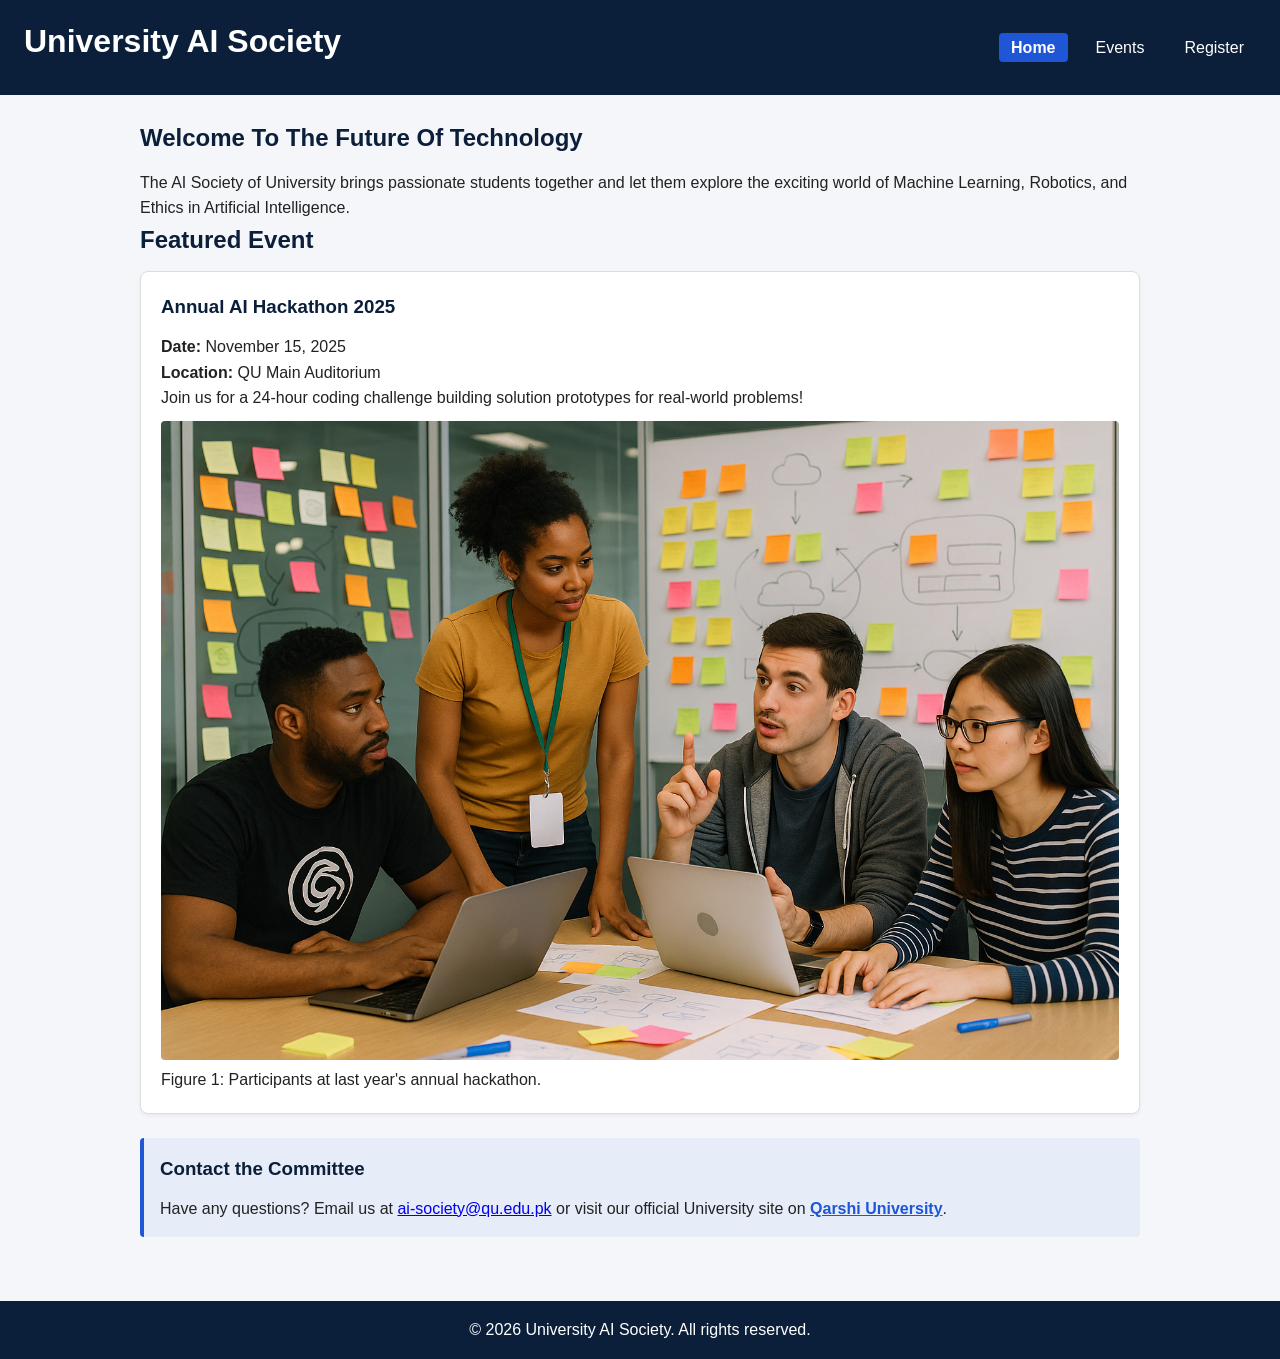
<file: index.html>
<!DOCTYPE html>
<html lang="en">
<head>
  <meta charset="UTF-8">
  <meta name="viewport" content="width=device-width, initial-scale=1.0">
  <title>AI Society Home</title>
  <link rel="stylesheet" href="css/style.css">
</head>
<body>

  <header>
    <h1>University AI Society</h1>
    <nav>
      <ul>
        <li><a href="index.html" class="active">Home</a></li>
        <li><a href="html/events.html">Events</a></li>
        <li><a href="html/register.html">Register</a></li>
      </ul>
    </nav>
  </header>

  <main>
    <section class="hero">
      <h2>Welcome To The Future Of Technology</h2>
      <p>The AI Society of University brings passionate students together and let them explore the exciting world of Machine Learning, Robotics, and Ethics in Artificial Intelligence.</p>
    </section>

    <section class="featured">
      <h2>Featured Event</h2>
      <article class="card">
        <h3>Annual AI Hackathon 2025</h3>
        <p><strong>Date:</strong> <time datetime="2025-11-15">November 15, 2025</time></p>
        <p><strong>Location:</strong> QU Main Auditorium</p>
        <p>Join us for a 24-hour coding challenge building solution prototypes for real-world problems!</p>
        <figure>
          <img src="images/lastteam.webp" alt="Students collaborating around laptops at a hackathon">
          <figcaption>Figure 1: Participants at last year's annual hackathon.</figcaption>
        </figure>
      </article>
    </section>

    <aside>
      <h3>Contact the Committee</h3>
      <p>Have any questions? Email us at <a href="mailto:24l-0005@qu.edu.pk">ai-society@qu.edu.pk</a> or visit our official University site on <a href="https://qu.edu.pk" target="_blank" rel="noopener noreferrer">Qarshi University</a>.</p>
    </aside>
  </main>

  <footer>
    <p>&copy; 2026 University AI Society. All rights reserved.</p>
  </footer>

</body>
</html>
</file>
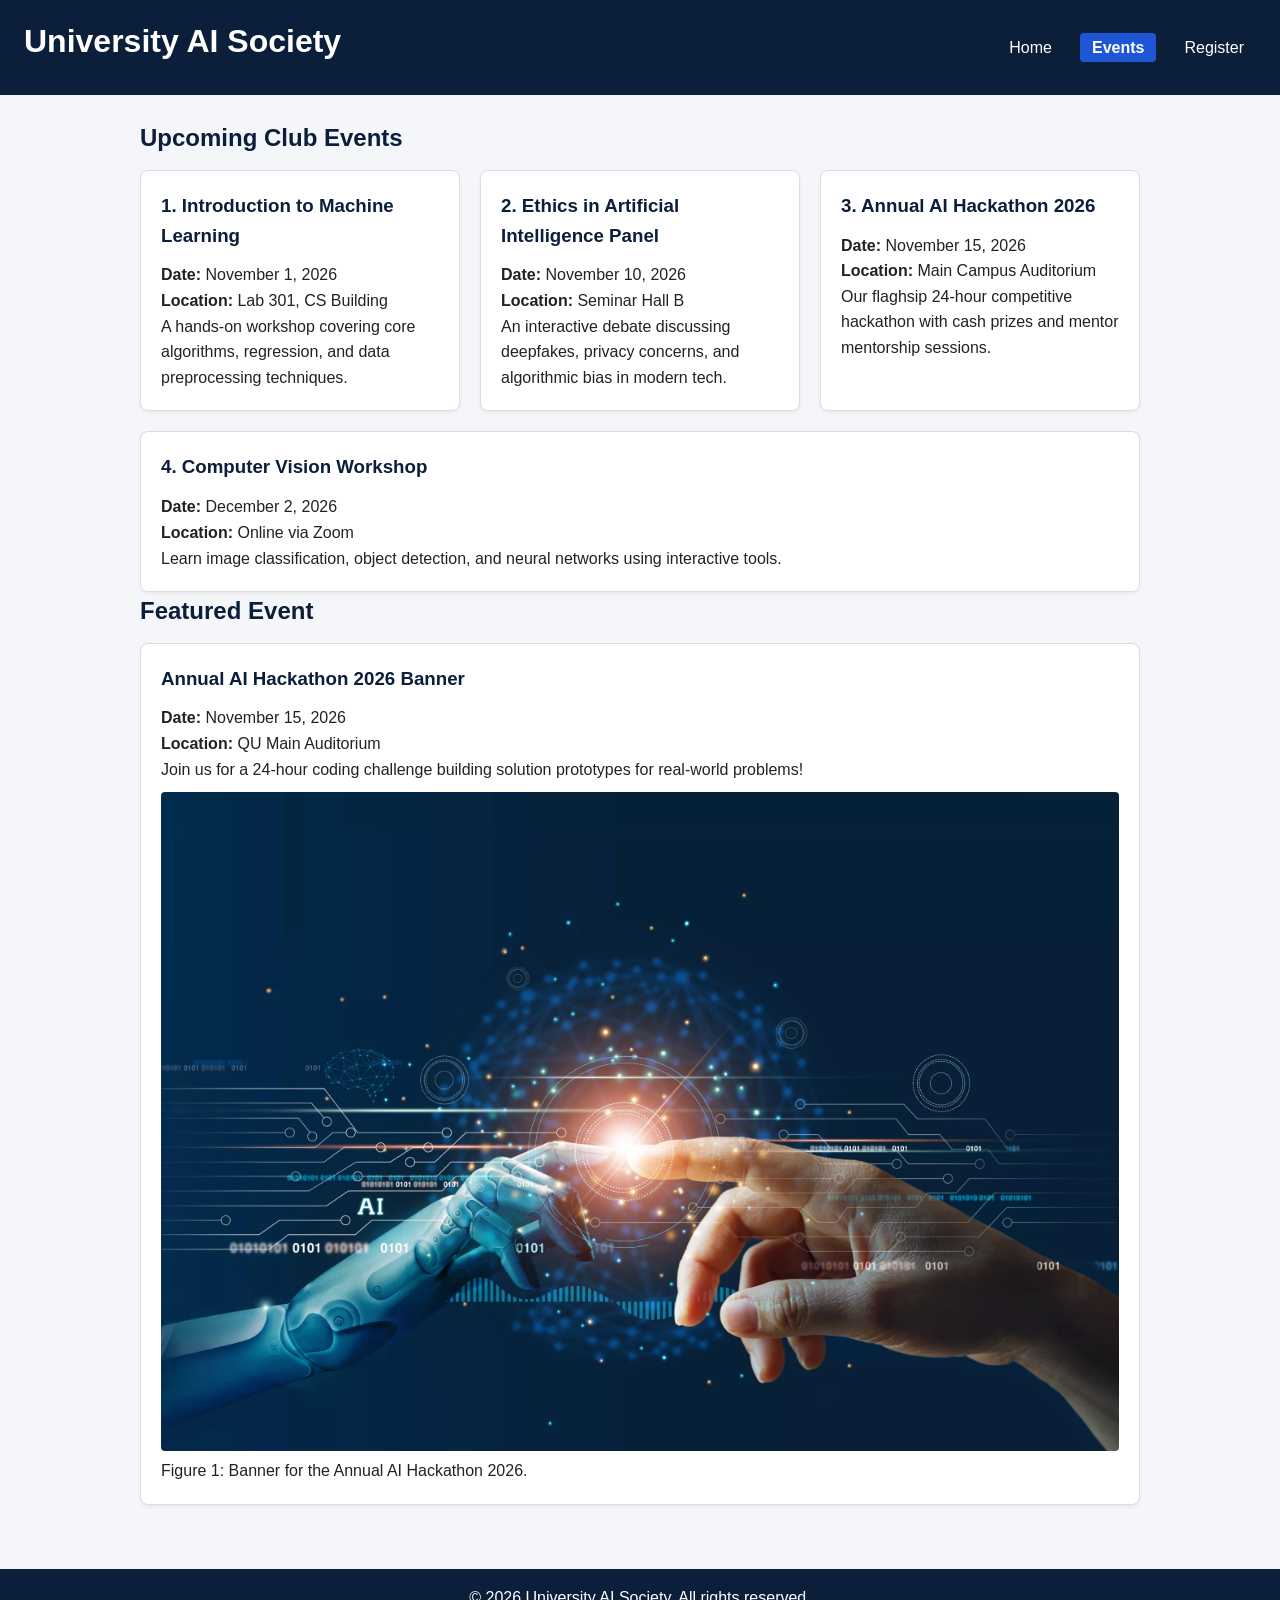
<file: html/events.html>
<!DOCTYPE html>
<html lang="en">
<head>
  <meta charset="UTF-8">
  <meta name="viewport" content="width=device-width, initial-scale=1.0">
  <title>AI Society Upcoming Events</title>
  <link rel="stylesheet" href="../css/style.css">
</head>
<body>

  <header>
    <h1>University AI Society</h1>
    <nav>
      <ul>
        <li><a href="../index.html">Home</a></li>
        <li><a href="events.html" class="active">Events</a></li>
        <li><a href="register.html">Register</a></li>
      </ul>
    </nav>
  </header>

  <main>
    <h2>Upcoming Club Events</h2>
    
    <section class="events-grid">
      
      <article class="card">
        <h3>1. Introduction to Machine Learning</h3>
        <p><strong>Date:</strong> <time datetime="2026-11-01">November 1, 2026</time></p>
        <p><strong>Location:</strong> Lab 301, CS Building</p>
        <p>A hands-on workshop covering core algorithms, regression, and data preprocessing techniques.</p>
      </article>

      <article class="card">
        <h3>2. Ethics in Artificial Intelligence Panel</h3>
        <p><strong>Date:</strong> <time datetime="2026-11-10">November 10, 2026</time></p>
        <p><strong>Location:</strong> Seminar Hall B</p>
        <p>An interactive debate discussing deepfakes, privacy concerns, and algorithmic bias in modern tech.</p>
      </article>

      <article class="card">
        <h3>3. Annual AI Hackathon 2026</h3>
        <p><strong>Date:</strong> <time datetime="2026-11-15">November 15, 2026</time></p>
        <p><strong>Location:</strong> Main Campus Auditorium</p>
        <p>Our flaghsip 24-hour competitive hackathon with cash prizes and mentor mentorship sessions.</p>
      </article>

      <article class="card">
        <h3>4. Computer Vision Workshop</h3>
        <p><strong>Date:</strong> <time datetime="2026-12-02">December 2, 2026</time></p>
        <p><strong>Location:</strong> Online via Zoom</p>
        <p>Learn image classification, object detection, and neural networks using interactive tools.</p>
      </article>

    </section>

    <section class="featured">
      <h2>Featured Event</h2>
      <article class="card">
        <h3>Annual AI Hackathon 2026 Banner</h3>
        <p><strong>Date:</strong> <time datetime="2026-11-15">November 15, 2026</time></p>
        <p><strong>Location:</strong> QU Main Auditorium</p>
        <p>Join us for a 24-hour coding challenge building solution prototypes for real-world problems!</p>
        <figure>
          <img src="../images/heckthon.webp" alt="Banner for the Annual AI Hackathon 2026">
          <figcaption>Figure 1: Banner for the Annual AI Hackathon 2026.</figcaption>
        </figure>
      </article>
    </section>
  </main>

  <footer>
    <p>&copy; 2026 University AI Society. All rights reserved.</p>
  </footer>

</body>
</html>
</file>
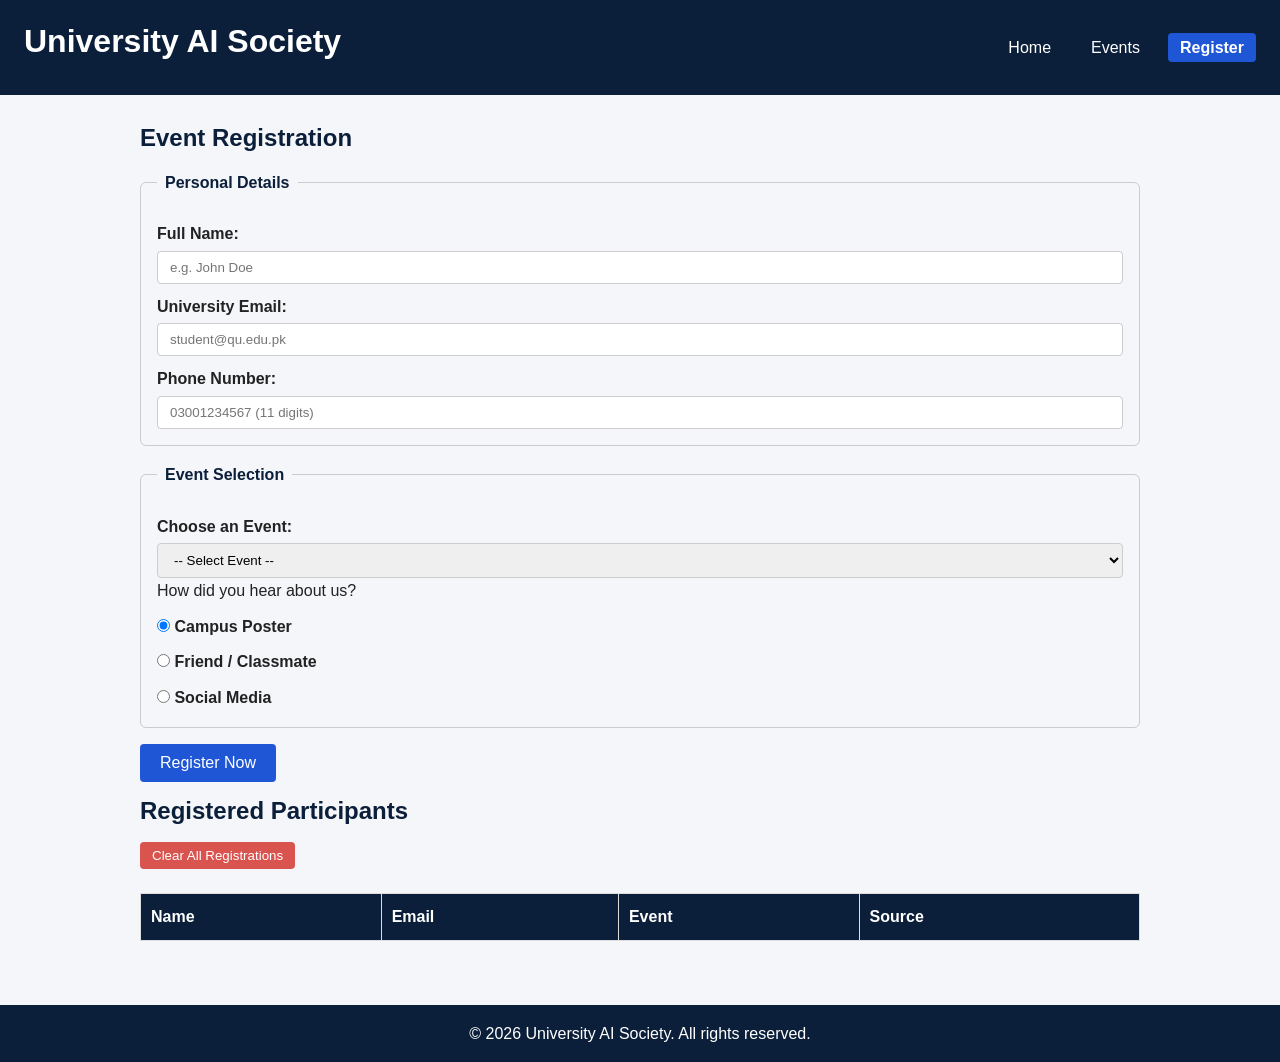
<file: html/register.html>
<!DOCTYPE html>
<html lang="en">
<head>
  <meta charset="UTF-8">
  <meta name="viewport" content="width=device-width, initial-scale=1.0">
  <title>AI Society Register</title>
  <link rel="stylesheet" href="../css/style.css">
  <script src="../js/register.js" defer></script>
</head>
<body>

  <header>
    <h1>University AI Society</h1>
    <nav>
      <ul>
        <li><a href="../index.html">Home</a></li>
        <li><a href="events.html">Events</a></li>
        <li><a href="register.html" class="active">Register</a></li>
      </ul>
    </nav>
  </header>

  <main>
    <h2>Event Registration</h2>

    <section class="form-container">
      <form id="reg-form">
        
        <fieldset>
          <legend>Personal Details</legend>
          
          <label for="fullname">Full Name:</label>
          <input type="text" id="fullname" name="fullname" required minlength="3" placeholder="e.g. John Doe">

          <label for="email">University Email:</label>
          <input type="email" id="email" name="email" required placeholder="student@qu.edu.pk">

          <label for="phone">Phone Number:</label>
          <input type="tel" id="phone" name="phone" required pattern="[1, 5, 6, 34-39]{11}" placeholder="03001234567 (11 digits)">
        </fieldset>

        <fieldset>
          <legend>Event Selection</legend>
          
          <label for="event-choice">Choose an Event:</label>
          <select id="event-choice" name="eventChoice" required>
            <option value="">-- Select Event --</option>
            <option value="Intro to ML">Intro to Machine Learning</option>
            <option value="AI Ethics Panel">Ethics in AI Panel</option>
            <option value="AI Hackathon 2026">Annual AI Hackathon 2026</option>
            <option value="Computer Vision">Computer Vision Workshop</option>
          </select>

          <p>How did you hear about us?</p>
          <label><input type="radio" name="source" value="Poster" checked> Campus Poster</label>
          <label><input type="radio" name="source" value="Friend"> Friend / Classmate</label>
          <label><input type="radio" name="source" value="Social Media"> Social Media</label>
        </fieldset>

        <button type="submit" class="btn">Register Now</button>
      </form>

      <p id="msg" class="success-message"></p>
    </section>

    <section class="registrations-list">
      <h2>Registered Participants</h2>
      <button id="clear-btn" class="btn-danger">Clear All Registrations</button>
      
      <table id="reg-table">
        <thead>
          <tr>
            <th>Name</th>
            <th>Email</th>
            <th>Event</th>
            <th>Source</th>
          </tr>
        </thead>
        <tbody id="table-body">
        </tbody>
      </table>
    </section>
  </main>

  <footer>
    <p>&copy; 2026 University AI Society. All rights reserved.</p>
  </footer>

</body>
</html>
</file>
<file: css/style.css>
* {
  box-sizing: border-box;
  margin: 0;
  padding: 0;
}

body {
  font-family: "Segoe UI", Arial, sans-serif;
  line-height: 1.6;
  color: #222222;
  background-color: #f4f6f9;
  display: flex;
  flex-direction: column;
  min-height: 100vh;
}

h1, h2, h3 {
  color: #0b1f3a;
  margin-bottom: 12px;
}

header {
  background-color: #0b1f3a;
  color: #ffffff;
  padding: 16px 24px;
  display: flex;
  flex-direction: column;
  align-items: center;
  gap: 12px;
}

header h1 {
  color: #ffffff;
}

nav > ul {
  display: flex;
  list-style: none;
  gap: 16px;
}

nav a {
  color: #ffffff;
  text-decoration: none;
  padding: 6px 12px;
  border-radius: 4px;
}

nav a:hover {
  background-color: #1e56d6;
}

nav a.active {
  background-color: #1e56d6;
  font-weight: bold;
}

main {
  flex: 1;
  max-width: 1000px;
  width: 90%;
  margin: 24px auto;
}

.events-grid {
  display: flex;
  flex-wrap: wrap;
  gap: 20px;
}

.card {
  background: #ffffff;
  border: 1px solid #dddddd;
  border-radius: 8px;
  padding: 20px;
  flex: 1 1 280px;
  box-shadow: 0 2px 4px rgba(0,0,0,0.05);
}

.card img {
  max-width: 100%;
  height: auto;
  border-radius: 4px;
  margin-top: 10px;
}

aside {
  background-color: #e6ecf8;
  border-left: 4px solid #1e56d6;
  padding: 16px;
  margin-top: 24px;
  border-radius: 4px;
}

a[href^="https"] {
  font-weight: bold;
  color: #1e56d6;
}

fieldset {
  border: 1px solid #cccccc;
  padding: 16px;
  margin-bottom: 16px;
  border-radius: 6px;
}

legend {
  padding: 0 8px;
  font-weight: bold;
  color: #0b1f3a;
}

label {
  display: block;
  margin-top: 10px;
  font-weight: 600;
}

input[type="text"],
input[type="email"],
input[type="tel"],
select {
  width: 100%;
  padding: 8px 12px;
  margin-top: 4px;
  border: 1px solid #cccccc;
  border-radius: 4px;
}

input:focus, select:focus {
  outline: 2px solid #1e56d6;
}

.btn {
  background-color: #1e56d6;
  color: white;
  border: none;
  padding: 10px 20px;
  font-size: 16px;
  border-radius: 4px;
  cursor: pointer;
}

.btn:hover {
  background-color: #0b1f3a;
}

.btn-danger {
  background-color: #d9534f;
  color: white;
  border: none;
  padding: 6px 12px;
  border-radius: 4px;
  cursor: pointer;
  margin-bottom: 12px;
}

table {
  width: 100%;
  border-collapse: collapse;
  margin-top: 12px;
  background: white;
}

th, td {
  border: 1px solid #dddddd;
  padding: 10px;
  text-align: left;
}

th {
  background-color: #0b1f3a;
  color: white;
}

footer {
  background-color: #0b1f3a;
  color: white;
  text-align: center;
  padding: 16px;
  margin-top: 40px;
}

.success-message {
  color: #4d0bc8;
  font-weight: bold;
  margin-top: 10px;
}

@media (min-width: 768px) {
  header {
    flex-direction: row;
    justify-content: space-between;
  }
}
</file>
